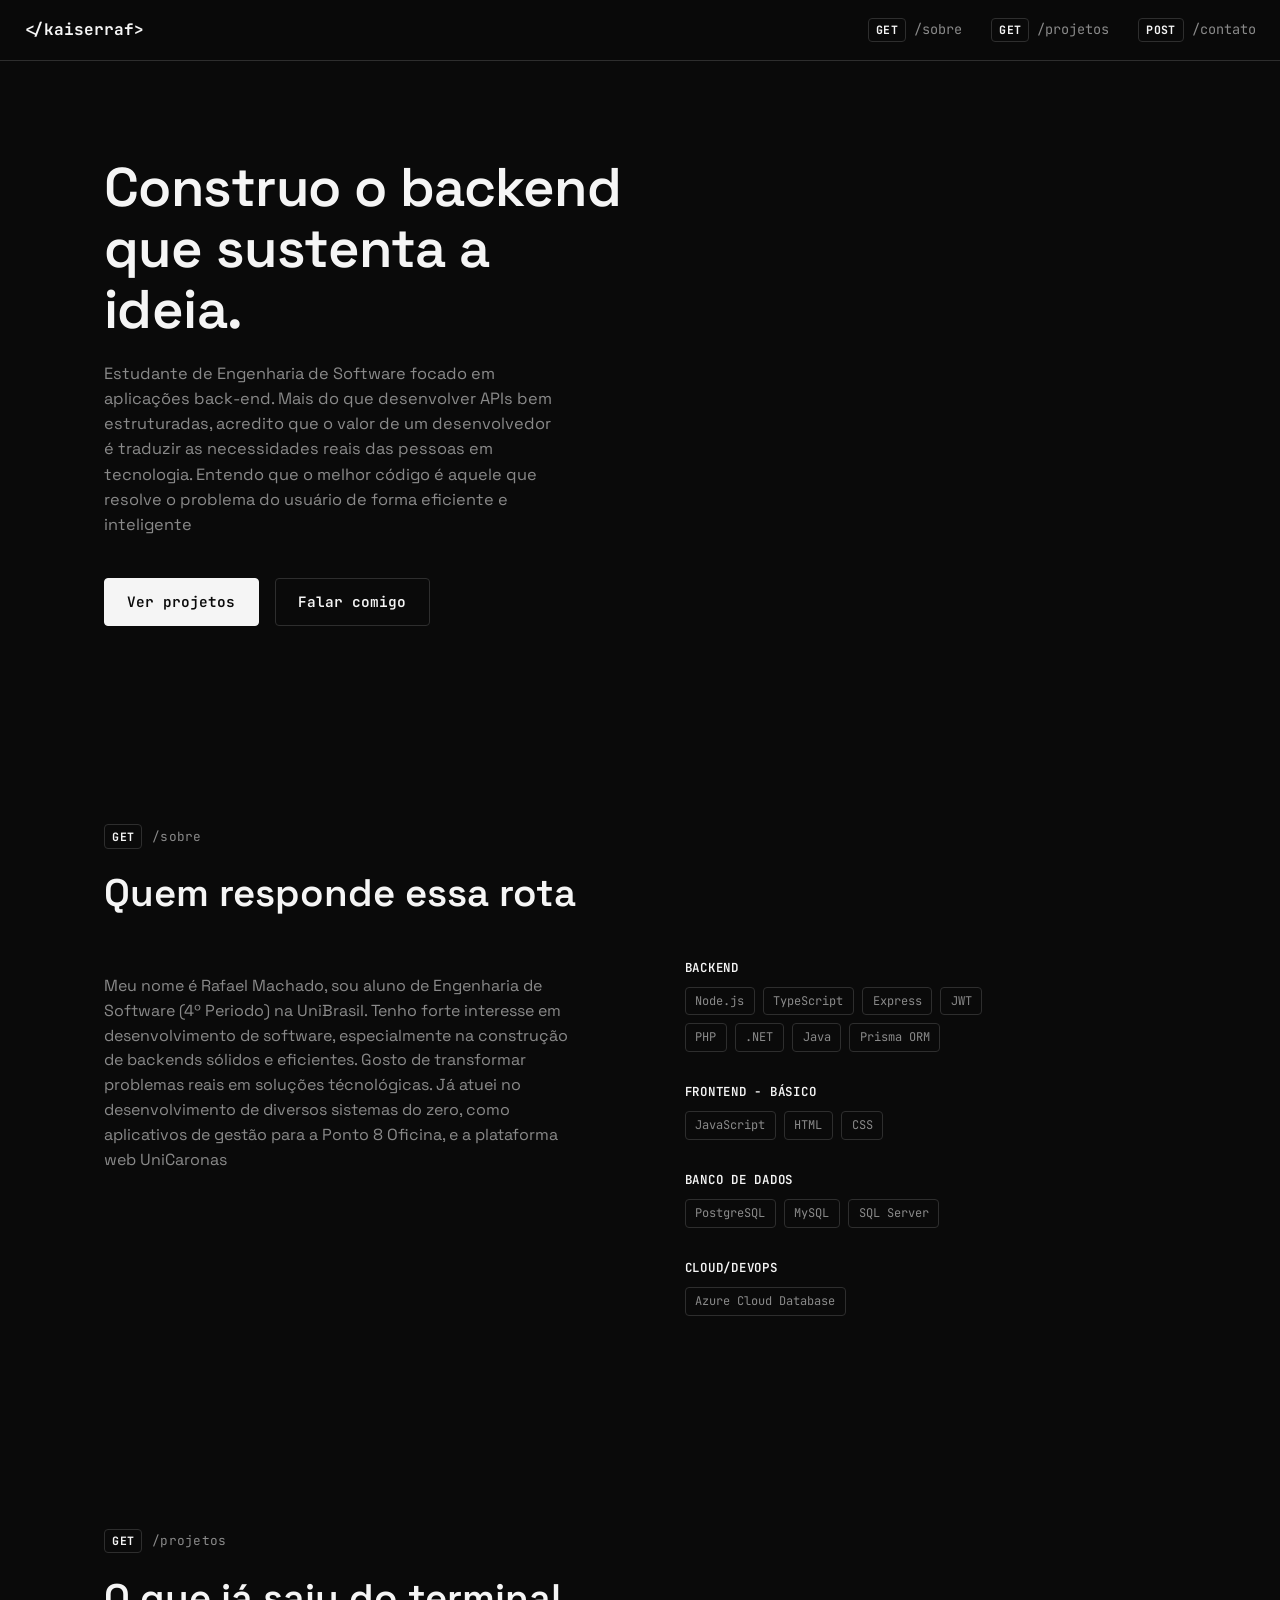
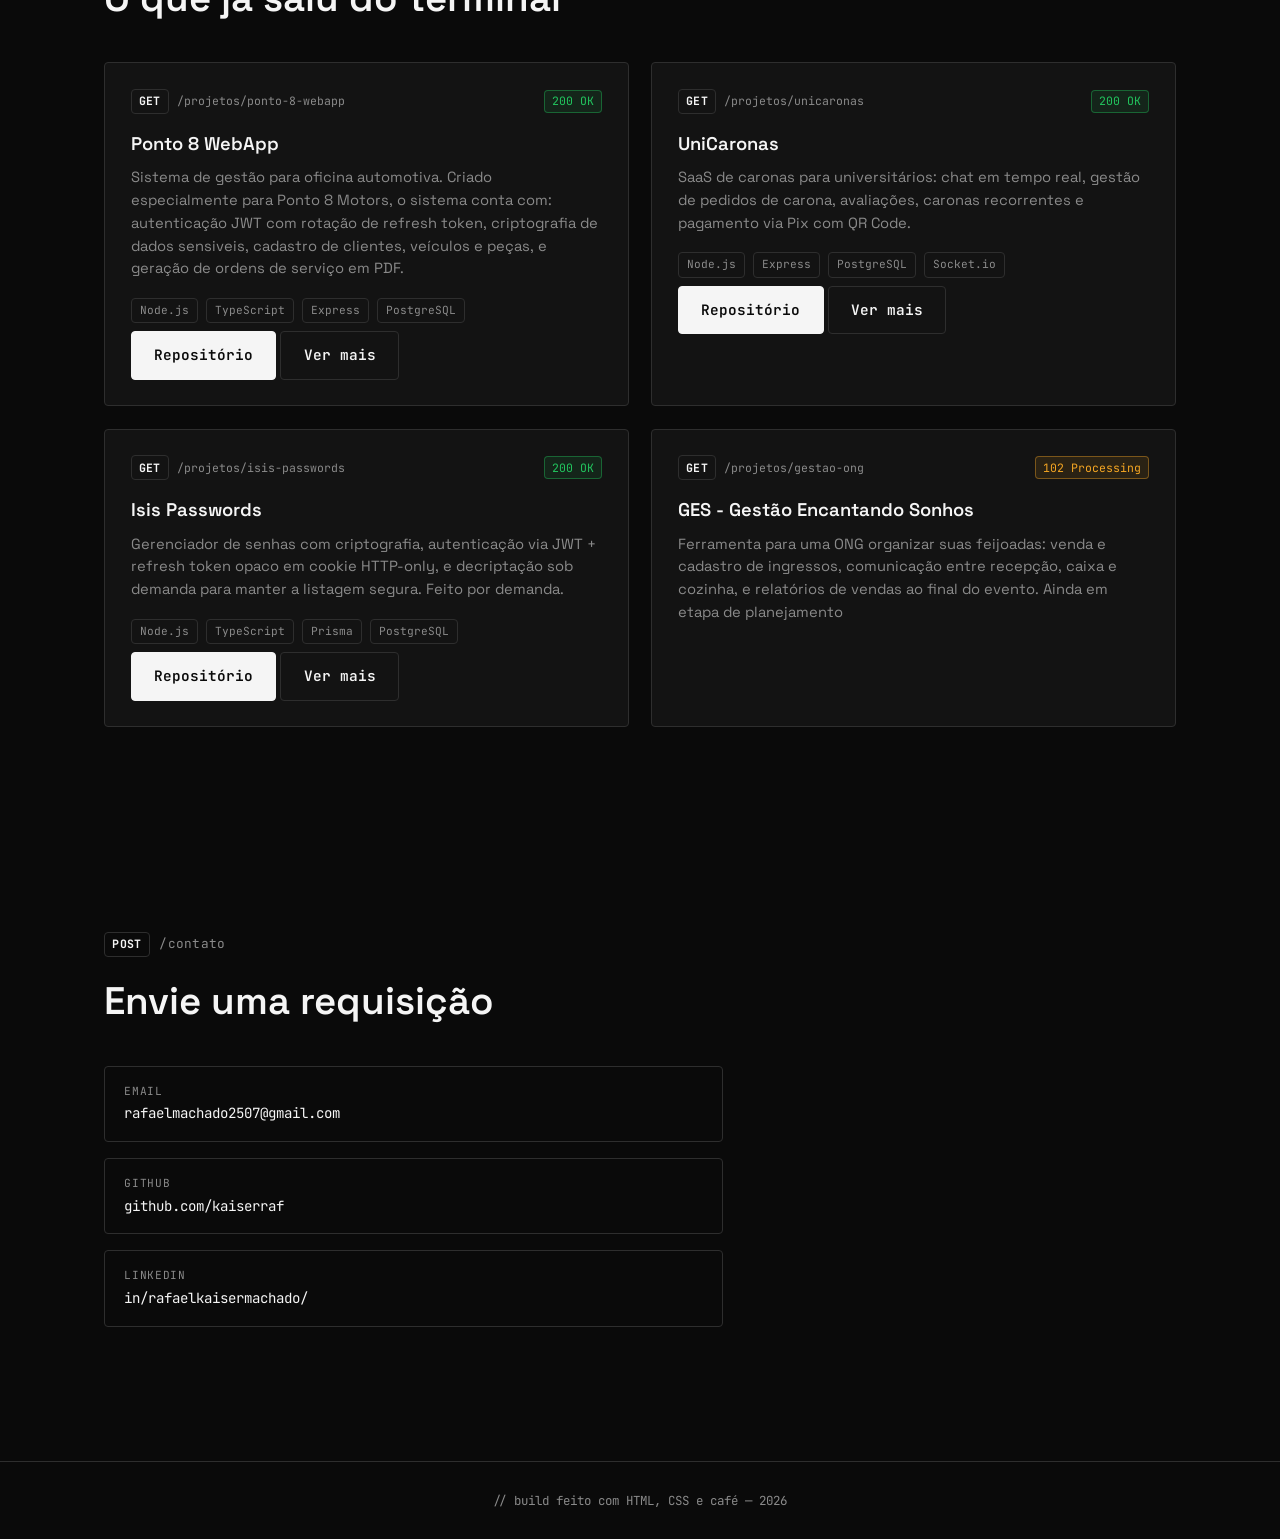
<file: index.html>
<!DOCTYPE html>
<html lang="pt-BR">
<head>
<meta charset="UTF-8">
<meta name="viewport" content="width=device-width, initial-scale=1.0">
<title>Kaiserraf Dev</title>
<link rel="preconnect" href="https://fonts.googleapis.com">
<link rel="preconnect" href="https://fonts.gstatic.com" crossorigin>
<link href="https://fonts.googleapis.com/css2?family=JetBrains+Mono:wght@400;500;600;700&family=Space+Grotesk:wght@400;500;600;700&display=swap" rel="stylesheet">
<link rel="stylesheet" href="assets/css/style.css">
<meta name="description" content="Portfólio de Rafael Machado — estudante de Engenharia de Software na UniBrasil, focado em backends com Node.js, TypeScript, Express e PostgreSQL.">

<!-- Open Graph (WhatsApp, LinkedIn, Facebook) -->
<meta property="og:type" content="website">
<meta property="og:title" content="Kaiserraf Dev — Rafael Machado">
<meta property="og:description" content="Estudante de Engenharia de Software focado em back-end. Confira projetos como Ponto 8 WebApp, UniCaronas e Isis Passwords.">
<meta property="og:url" content="https://kaiserraf.github.io/portifolio/">
<meta property="og:image" content="https://kaiserraf.github.io/portifolio/assets/img/icon.jpg">

<!-- Twitter/X card -->
<meta name="twitter:card" content="summary_large_image">
<meta name="twitter:title" content="Kaiserraf Dev — Rafael Machado">
<meta name="twitter:description" content="Estudante de Engenharia de Software focado em back-end. Confira projetos como Ponto 8 WebApp, UniCaronas e Isis Passwords.">
<meta name="twitter:image" content="https://kaiserraf.github.io/portifolio/assets/img/icon.jpg">

<link rel="icon" type="image/jpeg" href="assets/img/icon.jpg">
</head>
<body>

<header class="topbar">
  <a href="#top" class="brand">&lt;/kaiserraf&gt;</a>
  <nav class="routes">
    <a href="#sobre"><span class="verb verb-get">GET</span> /sobre</a>
    <a href="#projetos"><span class="verb verb-get">GET</span> /projetos</a>
    <a href="#contato"><span class="verb verb-post">POST</span> /contato</a>
  </nav>
  <button class="nav-toggle" id="navToggle" aria-label="Abrir menu" aria-expanded="false" aria-controls="routes">
    <span></span><span></span><span></span>
  </button>
</header>

<main id="top">

  <!-- HERO -->
  <section class="hero">
    <div class="hero-copy">

      <h1>Construo o backend<br>que sustenta a ideia.</h1>
      <p class="lede">
        Estudante de Engenharia de Software focado em aplicações back-end. Mais do que
        desenvolver APIs bem estruturadas, acredito que o valor de um desenvolvedor é traduzir
        as necessidades reais das pessoas em tecnologia. Entendo que o melhor código é aquele 
        que resolve o problema do usuário de forma eficiente e inteligente
      </p>
      <div class="hero-actions">
        <a href="#projetos" class="btn btn-primary">Ver projetos</a>
        <a href="#contato" class="btn btn-ghost">Falar comigo</a>
      </div>
    </div>
  </section>

  <!-- SOBRE -->
  <section id="sobre" class="section">
    <p class="eyebrow"><span class="verb verb-get">GET</span> /sobre</p>
    <h2>Quem responde essa rota</h2>
    <div class="about-grid">
      <p class="about-text">
        Meu nome é Rafael Machado, sou aluno de Engenharia de Software (4º Periodo) na UniBrasil.
        Tenho forte interesse em desenvolvimento de software, especialmente na construção de backends
        sólidos e eficientes. Gosto de transformar problemas reais em soluções técnológicas. Já atuei
        no desenvolvimento de diversos sistemas do zero, como aplicativos de gestão para a Ponto 8 Oficina,
        e a plataforma web UniCaronas
      </p>
      <div class="stack-groups">
        <div class="stack-group">
          <h3>Backend</h3>
          <ul class="tags">
            <li>Node.js</li><li>TypeScript</li><li>Express</li><li>JWT</li>
          </ul>
          <ul class="tags">
            <li>PHP</li><li>.NET</li><li>Java</li><li>Prisma ORM</li>
          </ul>
        </div>
        <div class="stack-group">
          <h3>Frontend - Básico</h3>
          <ul class="tags">
            <li>JavaScript</li><li>HTML</li><li>CSS</li>
          </ul>
        </div>
        <div class="stack-group">
          <h3>Banco de Dados</h3>
          <ul class="tags">
            <li>PostgreSQL</li><li>MySQL</li><li>SQL Server</li>
          </ul>
        </div>
        <div class="stack-group">
          <h3>Cloud/DevOps</h3>
          <ul class="tags">
            <li>Azure Cloud Database</li><!--<li>Azure VPS</li><li>MySQL</li><li>SQL Server</li>-->
          </ul>
        </div>
      </div>
    </div>
  </section>

  <!-- PROJETOS -->
  <section id="projetos" class="section">
    <p class="eyebrow"><span class="verb verb-get">GET</span> /projetos</p>
    <h2>O que já saiu do terminal</h2>

    <div class="project-grid">

      <article class="project-card">
        <div class="project-head">
          <span class="route"><span class="verb verb-get">GET</span> /projetos/ponto-8-webapp</span>
          <span class="status">200 OK</span>
        </div>
        <h3>Ponto 8 WebApp</h3>
        <p>
            Sistema de gestão para oficina automotiva. Criado especialmente para
            Ponto 8 Motors, o sistema conta com: autenticação JWT com rotação
            de refresh token, criptografia de dados sensiveis, cadastro de clientes,
            veículos e peças, e geração de ordens de serviço em PDF.
        </p>
        <ul class="tags small">
          <li>Node.js</li><li>TypeScript</li><li>Express</li><li>PostgreSQL</li>
        </ul>
        <a href="https://github.com/kaiserraf/ponto-8-webapp" class="btn btn-primary">Repositório</a>
        <a href="pages/ponto-8.html" class="btn btn-ghost">Ver mais</a>
      </article>

      <article class="project-card">
        <div class="project-head">
          <span class="route"><span class="verb verb-get">GET</span> /projetos/unicaronas</span>
          <span class="status">200 OK</span>
        </div>
        <h3>UniCaronas</h3>
        <p>SaaS de caronas para universitários: chat em tempo real, gestão de
          pedidos de carona, avaliações, caronas recorrentes e pagamento via Pix
          com QR Code.</p>
        <ul class="tags small">
          <li>Node.js</li><li>Express</li><li>PostgreSQL</li><li>Socket.io</li>
        </ul>
        <a href="https://github.com/arianearchanjo/unicaronas" class="btn btn-primary">Repositório</a>
        <a href="pages/unicaronas.html" class="btn btn-ghost">Ver mais</a>
      </article>

      <article class="project-card">
        <div class="project-head">
          <span class="route"><span class="verb verb-get">GET</span> /projetos/isis-passwords</span>
          <span class="status">200 OK</span>
        </div>
        <h3>Isis Passwords</h3>
        <p>Gerenciador de senhas com criptografia, autenticação via
          JWT + refresh token opaco em cookie HTTP-only, e decriptação sob
          demanda para manter a listagem segura. Feito por demanda.</p>
        <ul class="tags small">
          <li>Node.js</li><li>TypeScript</li><li>Prisma</li><li>PostgreSQL</li>
        </ul>
        <a href="https://github.com/kaiserraf/isis-passwords" class="btn btn-primary">Repositório</a>
        <a href="pages/isis-passwords.html" class="btn btn-ghost">Ver mais</a>
      </article>

      <article class="project-card">
        <div class="project-head">
          <span class="route"><span class="verb verb-get">GET</span> /projetos/gestao-ong</span>
          <span class="status-process">102 Processing</span>
        </div>
        <h3>GES - Gestão Encantando Sonhos</h3>
        <p>Ferramenta para uma ONG organizar suas feijoadas: venda e cadastro de
          ingressos, comunicação entre recepção, caixa e cozinha, e relatórios de
          vendas ao final do evento. Ainda em etapa de planejamento</p>
        <ul class="tags small">
          <!--<li>Node.js</li><li>PostgreSQL</li><li><a href="https://github.com/kaiserraf/isis-passwords">Ainda não disponivel</a></li>-->
        </ul>
      </article>
      

    </div>
  </section>

  <!-- CONTATO -->
  <section id="contato" class="section section-contact">
    <p class="eyebrow"><span class="verb verb-post">POST</span> /contato</p>
    <h2>Envie uma requisição</h2>

    <div class="contact-grid">

      <div class="contact-links">
        <a href="mailto:rafaelmachado2507@gmail.com" class="contact-link">
          <span class="link-label">email</span>
          <span class="link-value">rafaelmachado2507@gmail.com</span>
        </a>
        <a href="https://github.com/kaiserraf" class="contact-link" target="_blank" rel="noopener">
          <span class="link-label">github</span>
          <span class="link-value">github.com/kaiserraf</span>
        </a>
        <a href="https://www.linkedin.com/in/rafaelkaisermachado/" class="contact-link" target="_blank" rel="noopener">
          <span class="link-label">linkedin</span>
          <span class="link-value">in/rafaelkaisermachado/</span>
        </a>
      </div>
    </div>
  </section>

</main>

<footer class="footer">
  <p>// build feito com HTML, CSS e café — <span id="year"></span></p>
</footer>

<script src="assets/js/main.js" defer></script>

</body>
</html>
</file>
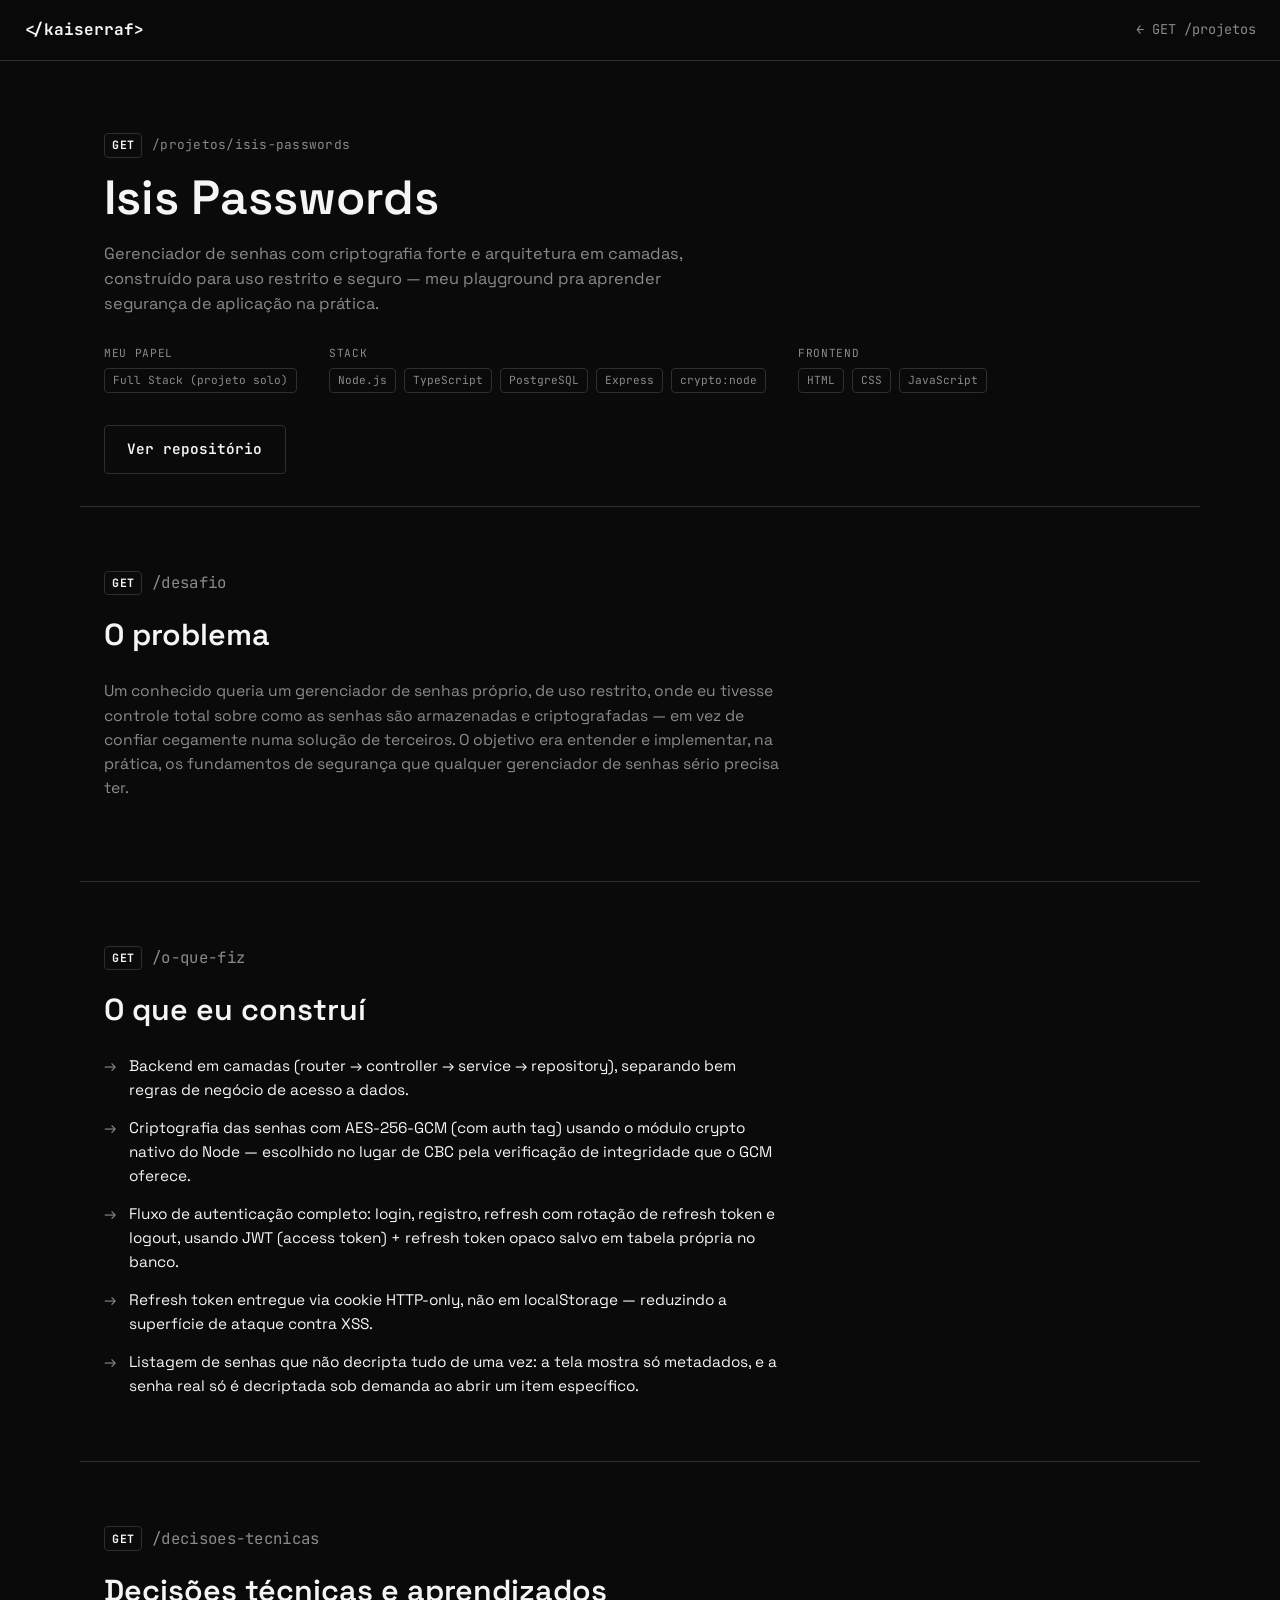
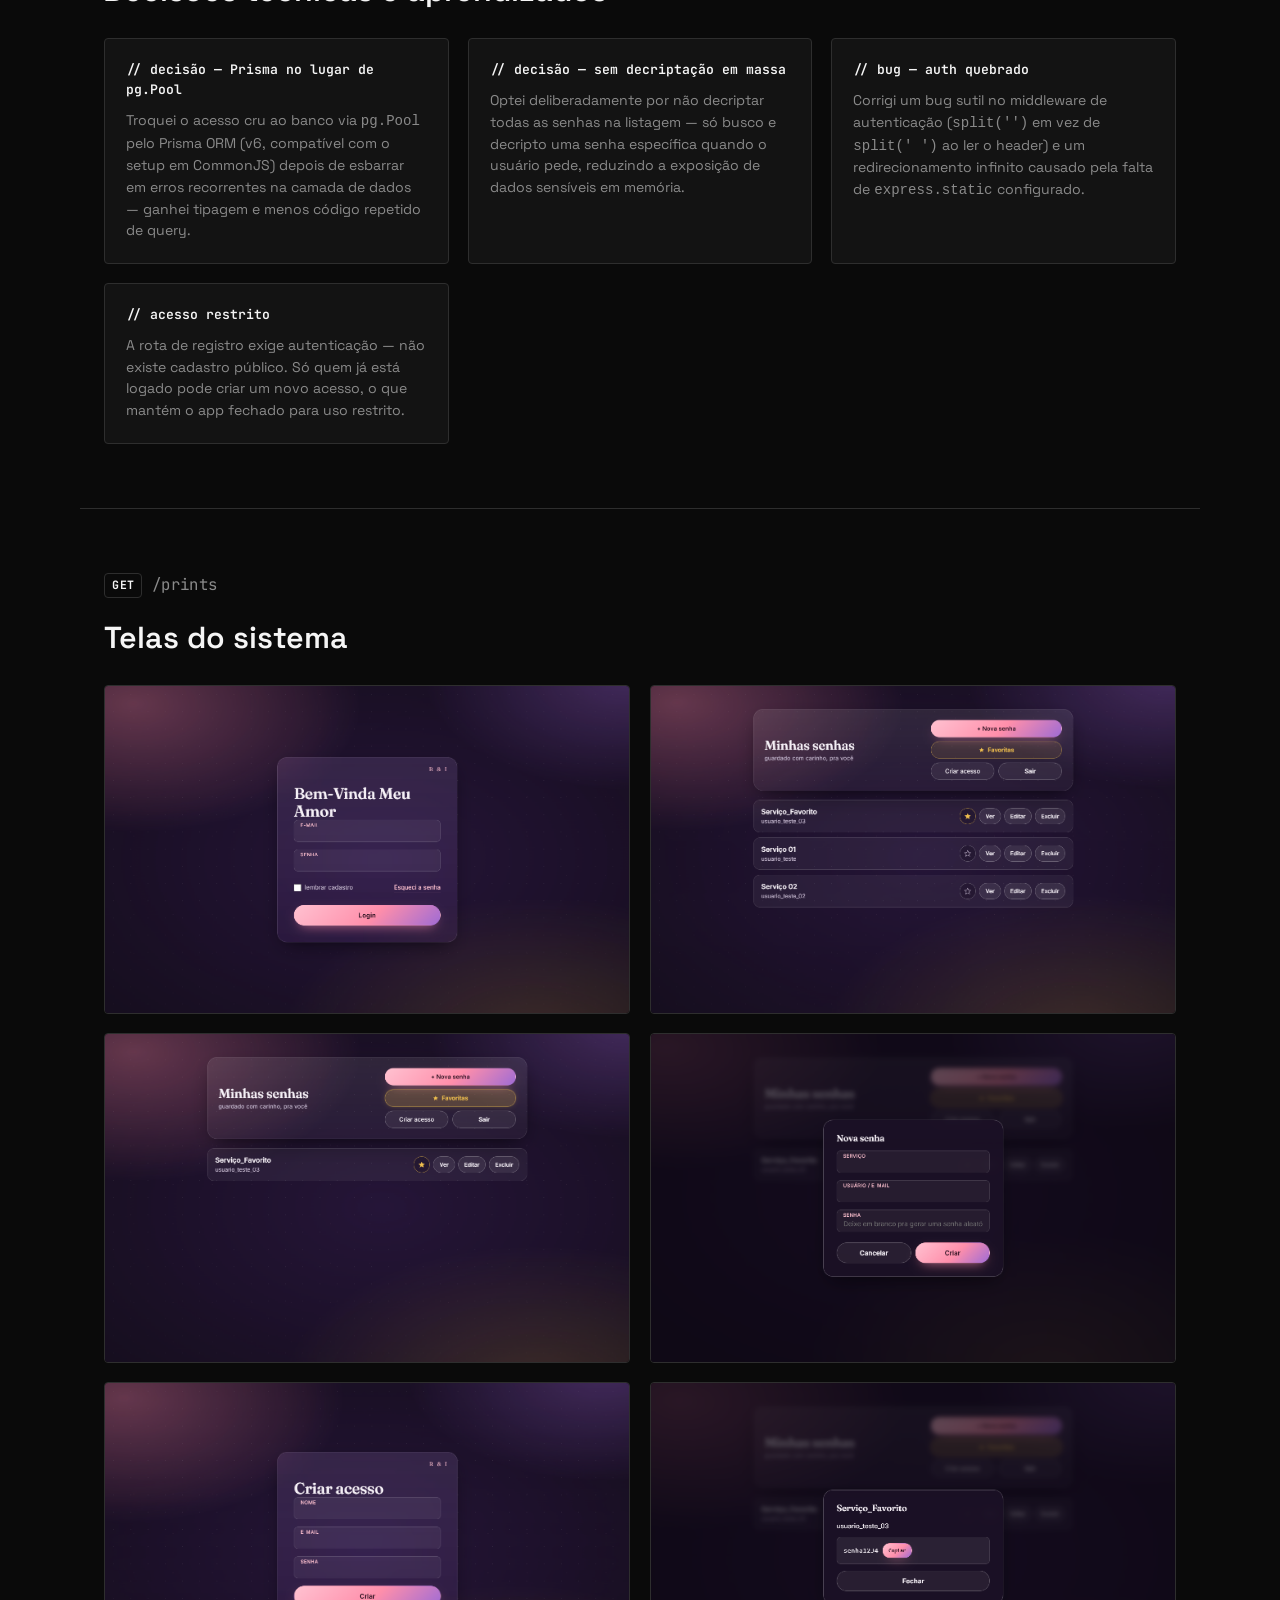
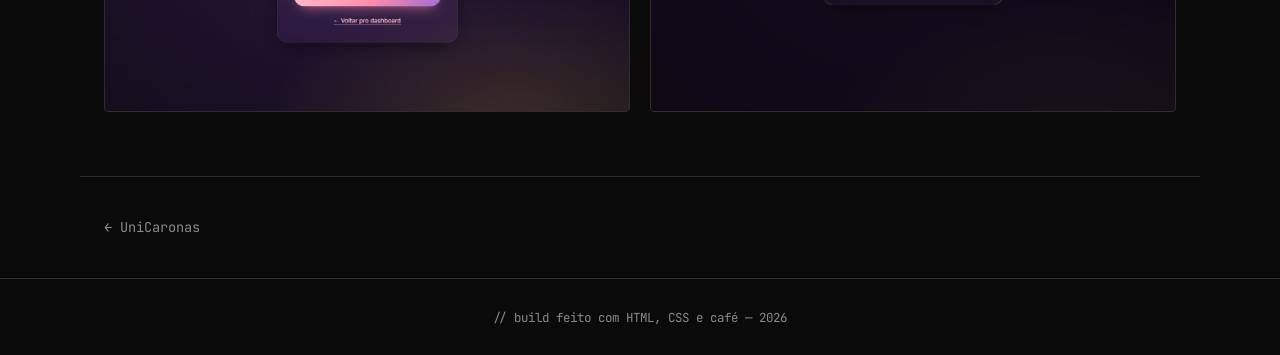
<file: pages/isis-passwords.html>
<!DOCTYPE html>
<html lang="pt-BR">
<head>
<meta charset="UTF-8">
<meta name="viewport" content="width=device-width, initial-scale=1.0">
<title>Isis Passwords — Case Study</title>
<meta name="description" content="Como construí o Isis Passwords: gerenciador de senhas com criptografia AES-256-GCM e arquitetura em camadas.">
<link rel="preconnect" href="https://fonts.googleapis.com">
<link rel="preconnect" href="https://fonts.gstatic.com" crossorigin>
<link href="https://fonts.googleapis.com/css2?family=Space+Grotesk:wght@400;500;600;700&family=JetBrains+Mono:wght@400;500;600;700&display=swap" rel="stylesheet">
<link rel="stylesheet" href="../assets/css/style.css">
<link rel="stylesheet" href="../assets/css/case-study.css">
<link rel="icon" type="image/jpeg" href="../assets/img/icon.jpg">
</head>
<body>

<header class="topbar">
  <a href="../index.html" class="brand">&lt;/kaiserraf&gt;</a>
  <nav class="routes">
    <a href="../index.html#projetos" class="breadcrumb">&larr; GET /projetos</a>
  </nav>
</header>

<main>

  <section class="case-hero">
    <p class="eyebrow"><span class="verb verb-get">GET</span> /projetos/isis-passwords</p>
    <h1>Isis Passwords</h1>
    <p class="lede">
      Gerenciador de senhas com criptografia forte e arquitetura em camadas,
      construído para uso restrito e seguro — meu playground pra aprender
      segurança de aplicação na prática.
    </p>

    <div class="case-meta">
      <div class="case-meta-item">
        <span>Meu papel</span>
        <ul class="tags small">
          <li>Full Stack (projeto solo)</li>
        </ul>
      </div>
      <div class="case-meta-item">
        <span>Stack</span>
        <ul class="tags small">
          <li>Node.js</li><li>TypeScript</li><li>PostgreSQL</li><li>Express</li><li>crypto:node</li>
        </ul>
      </div>
      <div class="case-meta-item">
        <span>Frontend</span>
        <ul class="tags small">
          <li>HTML</li><li>CSS</li><li>JavaScript</li>
        </ul>
      </div>
    </div>

    <div class="case-links">
      <a href="https://github.com/kaiserraf/isis-passwords" class="btn btn-ghost" target="_blank" rel="noopener">Ver repositório</a>
    </div>
  </section>

  <section class="case-section">
    <p class="eyebrow"><span class="verb verb-get">GET</span> /desafio</p>
    <h2>O problema</h2>
    <p>
      Um conhecido queria um gerenciador de senhas próprio, de uso restrito, onde eu tivesse
      controle total sobre como as senhas são armazenadas e criptografadas —
      em vez de confiar cegamente numa solução de terceiros. O objetivo era
      entender e implementar, na prática, os fundamentos de segurança que
      qualquer gerenciador de senhas sério precisa ter.
    </p>
  </section>

  <section class="case-section">
    <p class="eyebrow"><span class="verb verb-get">GET</span> /o-que-fiz</p>
    <h2>O que eu construí</h2>
    <ul class="case-list">
      <li>Backend em camadas (router → controller → service → repository), separando bem regras de negócio de acesso a dados.</li>
      <li>Criptografia das senhas com AES-256-GCM (com auth tag) usando o módulo crypto nativo do Node — escolhido no lugar de CBC pela verificação de integridade que o GCM oferece.</li>
      <li>Fluxo de autenticação completo: login, registro, refresh com rotação de refresh token e logout, usando JWT (access token) + refresh token opaco salvo em tabela própria no banco.</li>
      <li>Refresh token entregue via cookie HTTP-only, não em localStorage — reduzindo a superfície de ataque contra XSS.</li>
      <li>Listagem de senhas que não decripta tudo de uma vez: a tela mostra só metadados, e a senha real só é decriptada sob demanda ao abrir um item específico.</li>
    </ul>
  </section>

  <section class="case-section">
    <p class="eyebrow"><span class="verb verb-get">GET</span> /decisoes-tecnicas</p>
    <h2>Decisões técnicas e aprendizados</h2>
    <div class="case-cards">
      <div class="case-card">
        <h3>// decisão — Prisma no lugar de pg.Pool</h3>
        <p>Troquei o acesso cru ao banco via <code>pg.Pool</code> pelo Prisma ORM (v6, compatível com o setup em CommonJS) depois de esbarrar em erros recorrentes na camada de dados — ganhei tipagem e menos código repetido de query.</p>
      </div>
      <div class="case-card">
        <h3>// decisão — sem decriptação em massa</h3>
        <p>Optei deliberadamente por não decriptar todas as senhas na listagem — só busco e decripto uma senha específica quando o usuário pede, reduzindo a exposição de dados sensíveis em memória.</p>
      </div>
      <div class="case-card">
        <h3>// bug — auth quebrado</h3>
        <p>Corrigi um bug sutil no middleware de autenticação (<code>split('')</code> em vez de <code>split(' ')</code> ao ler o header) e um redirecionamento infinito causado pela falta de <code>express.static</code> configurado.</p>
      </div>
      <div class="case-card">
        <h3>// acesso restrito</h3>
        <p>A rota de registro exige autenticação — não existe cadastro público. Só quem já está logado pode criar um novo acesso, o que mantém o app fechado para uso restrito.</p>
      </div>
    </div>
  </section>

  <section class="case-section">
    <p class="eyebrow"><span class="verb verb-get">GET</span> /prints</p>
    <h2>Telas do sistema</h2>
    <div class="shot-grid">
      <div class="shot"><img src="../assets/img/isis-passwords/login.png" alt="Login"></div>
      <div class="shot"><img src="../assets/img/isis-passwords/dashboard.png" alt="Senhas"></div>
      <div class="shot"><img src="../assets/img/isis-passwords/favorito.png" alt="Favoritos"></div>
      <div class="shot"><img src="../assets/img/isis-passwords/nova-senha.png" alt="Nova Senha"></div>
      <div class="shot"><img src="../assets/img/isis-passwords/criar-acesso.png" alt="Criar Acesso"></div>
      <div class="shot"><img src="../assets/img/isis-passwords/ver-senha.png" alt="Ver Senha"></div>
    </div>
    <!--
      Quando tiver os prints, troque cada <div class="shot-placeholder">...</div> por:
      <div class="shot"><img src="../assets/img/isis-passwords/login.png" alt="Tela de login do Isis Passwords"></div>
    -->
  </section>

  <nav class="case-nav">
    <a href="unicaronas.html" class="link-arrow">&larr; UniCaronas</a>
  </nav>

</main>

<footer class="footer">
  <p>// build feito com HTML, CSS e café — <span id="year"></span></p>
</footer>

<script src="../assets/js/main.js" defer></script>

</body>
</html>
</file>
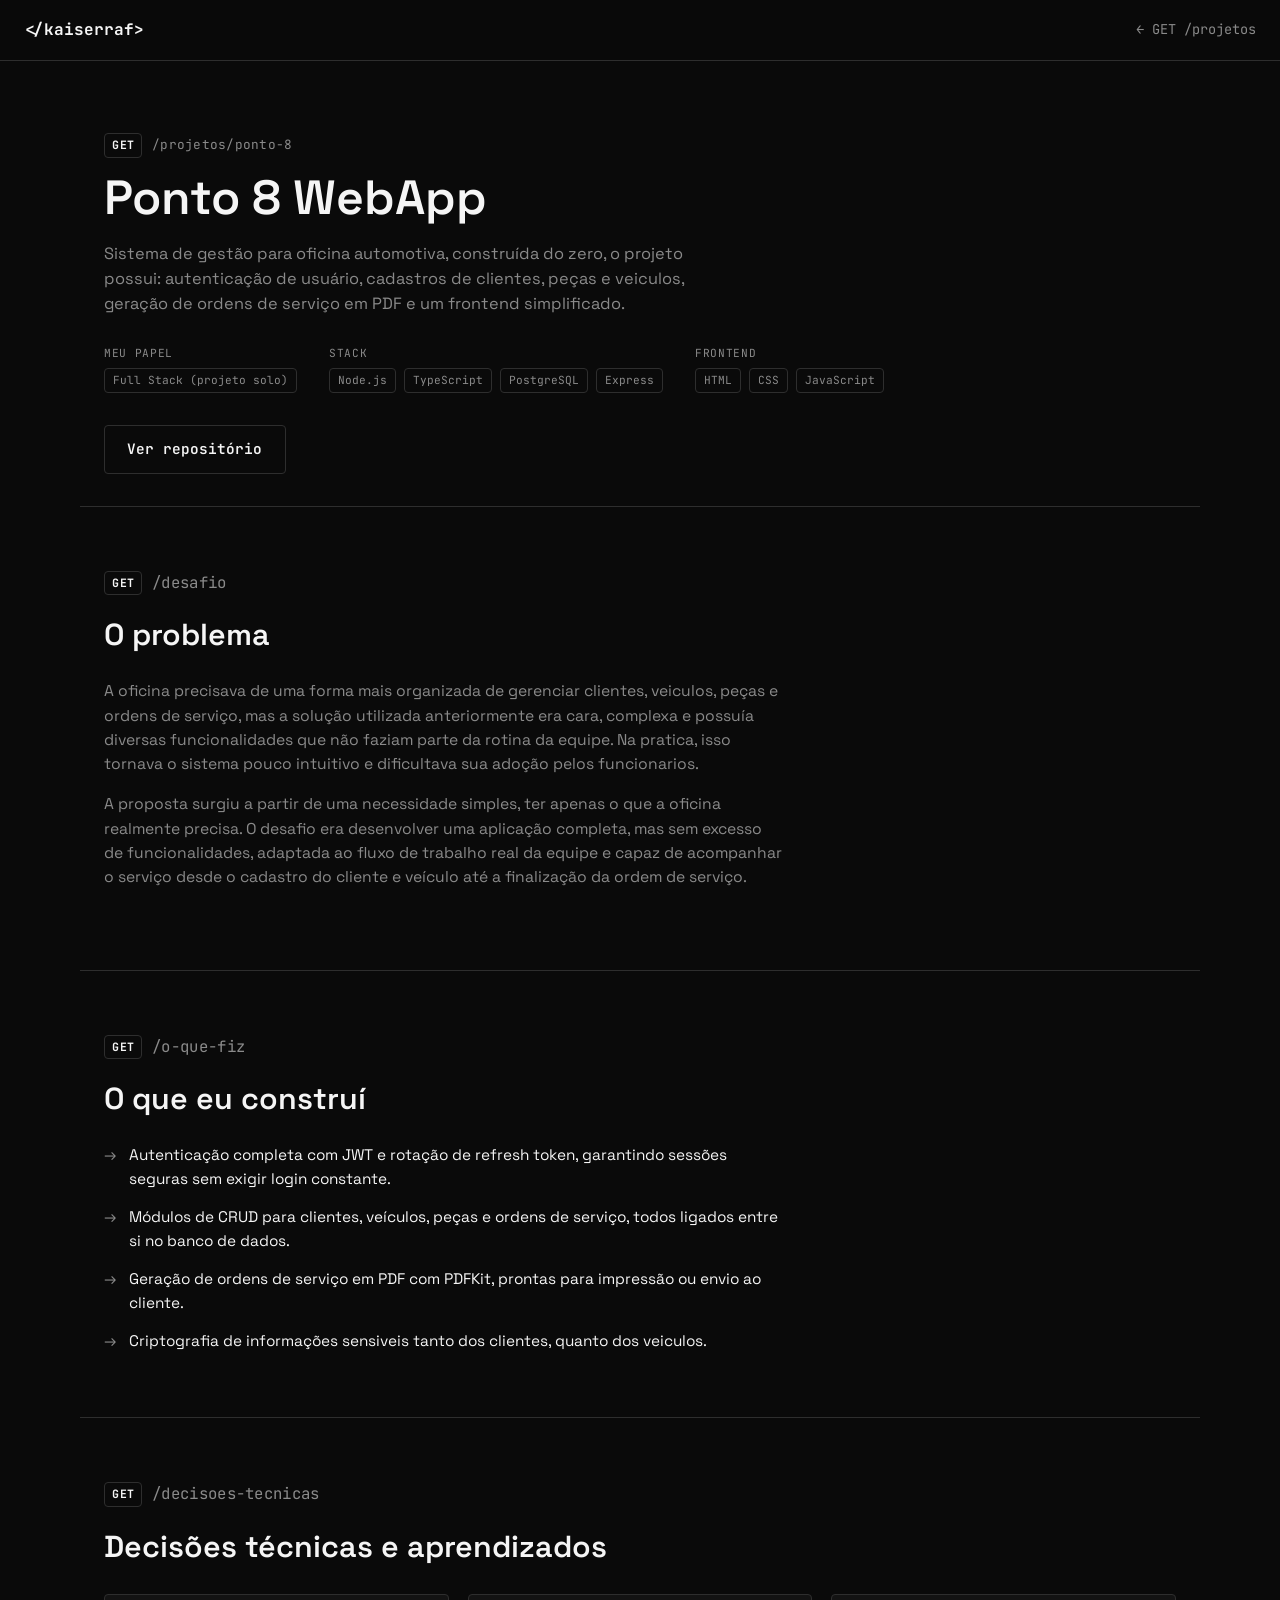
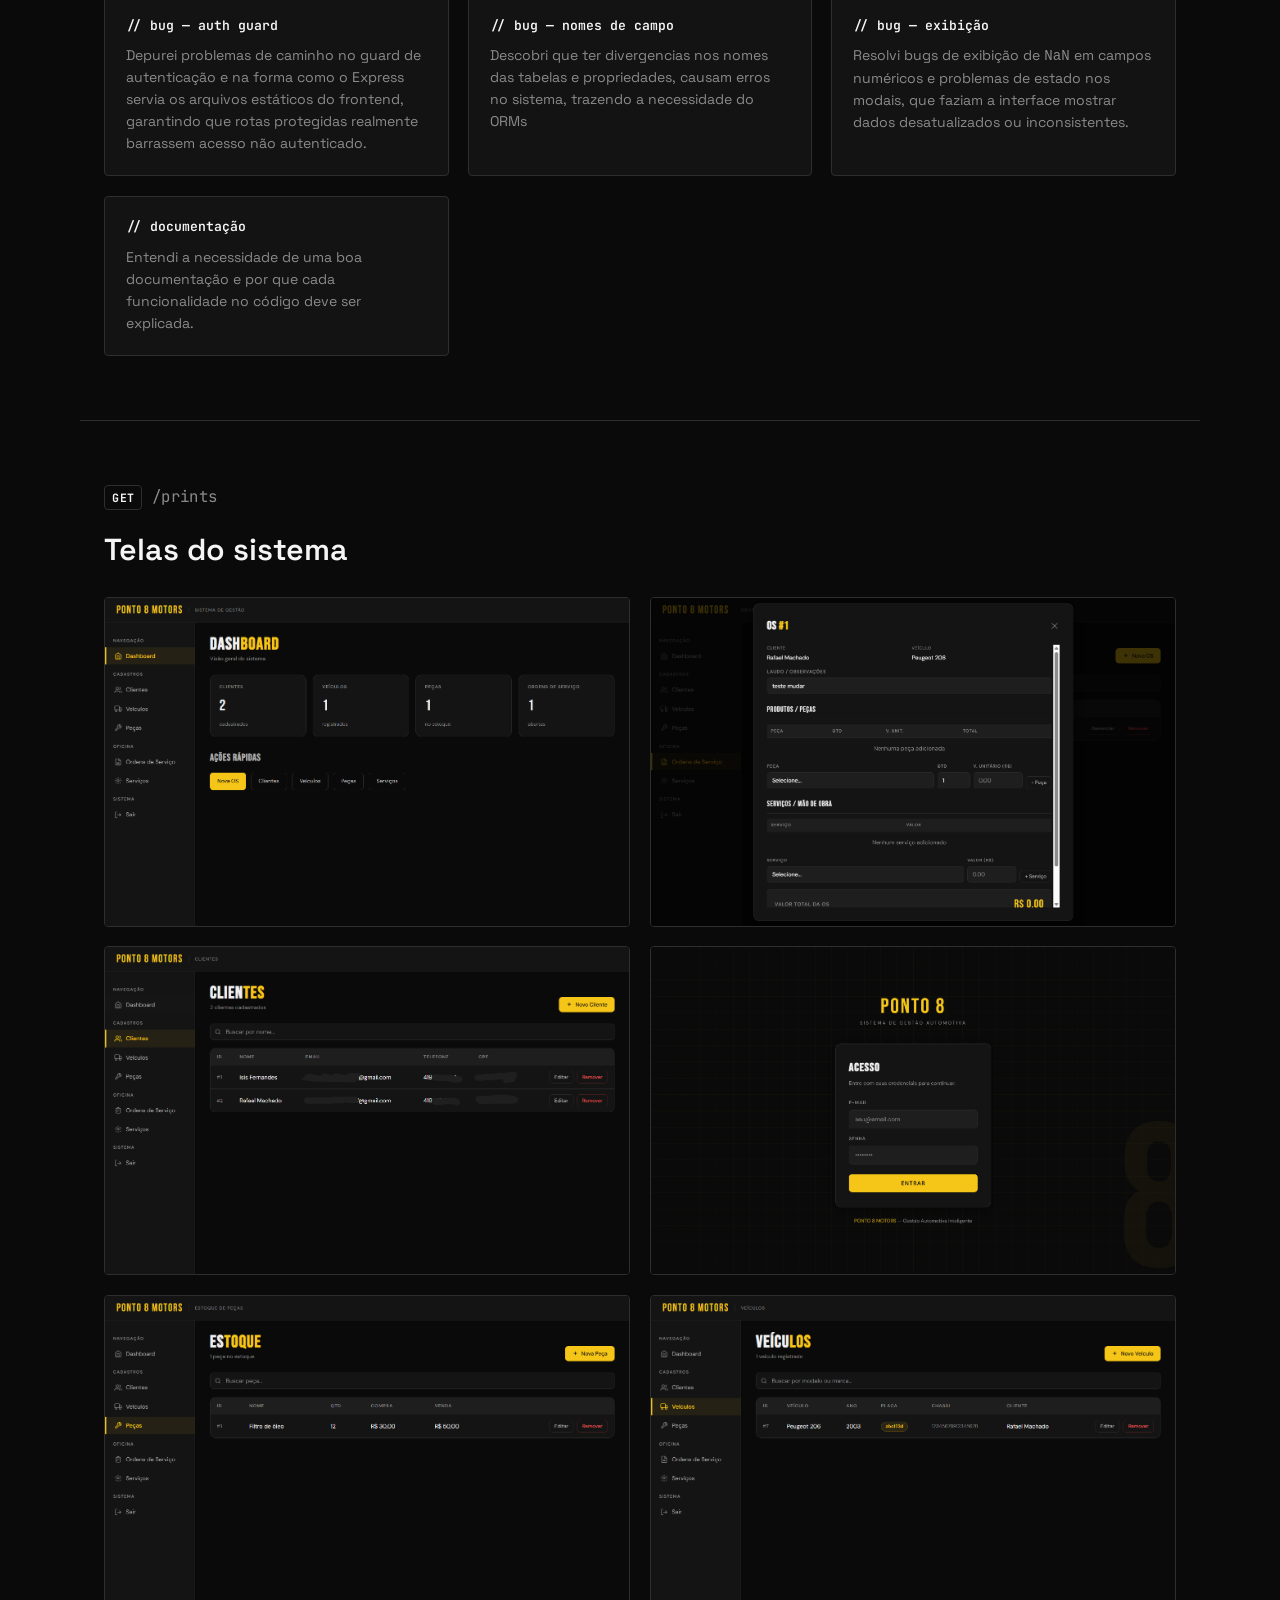
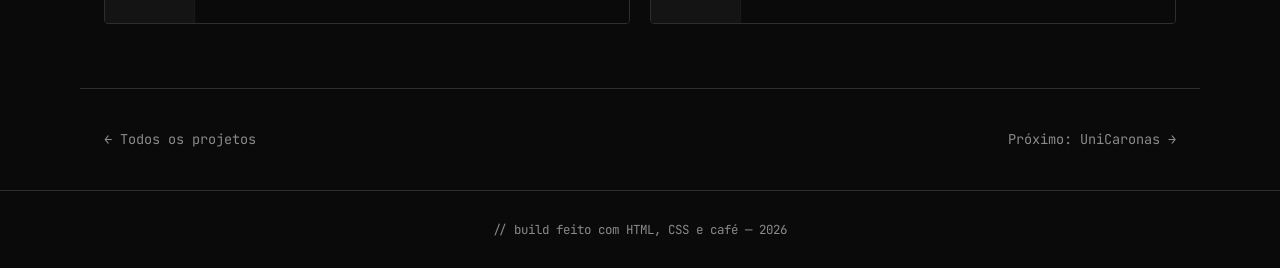
<file: pages/ponto-8.html>
<!DOCTYPE html>
<html lang="pt-BR">
<head>
<meta charset="UTF-8">
<meta name="viewport" content="width=device-width, initial-scale=1.0">
<title>Ponto 8 WebApp — Case Study</title>
<meta name="description" content="Como construí o Ponto 8 WebApp: sistema de gestão para oficina automotiva com Node.js, TypeScript, Express e PostgreSQL.">
<link rel="preconnect" href="https://fonts.googleapis.com">
<link rel="preconnect" href="https://fonts.gstatic.com" crossorigin>
<link href="https://fonts.googleapis.com/css2?family=Space+Grotesk:wght@400;500;600;700&family=JetBrains+Mono:wght@400;500;600;700&display=swap" rel="stylesheet">
<link rel="stylesheet" href="../assets/css/style.css">
<link rel="stylesheet" href="../assets/css/case-study.css">
<link rel="icon" type="image/jpeg" href="../assets/img/icon.jpg">
</head>
<body>

<header class="topbar">
  <a href="../index.html" class="brand">&lt;/kaiserraf&gt;</a>
  <nav class="routes">
    <a href="../index.html#projetos" class="breadcrumb">&larr; GET /projetos</a>
  </nav>
</header>

<main>

  <section class="case-hero">
    <p class="eyebrow"><span class="verb verb-get">GET</span> /projetos/ponto-8</p>
    <h1>Ponto 8 WebApp</h1>
    <p class="lede">
      Sistema de gestão para oficina automotiva, construída do zero, o projeto possui: autenticação de usuário, 
      cadastros de clientes, peças e veiculos, geração de ordens de serviço em PDF e um frontend simplificado.
    </p>

    <div class="case-meta">
      <div class="case-meta-item">
        <span>Meu papel</span>
        <ul class="tags small">
          <li>Full Stack (projeto solo)</li>
        </ul>
      </div>
      <div class="case-meta-item">
        <span>Stack</span>
        <ul class="tags small">
          <li>Node.js</li><li>TypeScript</li><li>PostgreSQL</li><li>Express</li>
        </ul>
      </div>
      <div class="case-meta-item">
        <span>Frontend</span>
        <ul class="tags small">
          <li>HTML</li><li>CSS</li><li>JavaScript</li>
        </ul>
      </div>
    </div>

    <div class="case-links">
      <a href="https://github.com/kaiserraf/ponto-8-webapp" class="btn btn-ghost">Ver repositório</a>
      <!--<a href="#" class="btn btn-ghost">Ver demo</a>-->
    </div>
  </section>

  <section class="case-section">
    <p class="eyebrow"><span class="verb verb-get">GET</span> /desafio</p>
    <h2>O problema</h2>
    <p>
      A oficina precisava de uma forma mais organizada de gerenciar clientes, veiculos, peças e ordens de serviço, 
      mas a solução utilizada anteriormente era cara, complexa e possuía diversas funcionalidades que não faziam parte 
      da rotina da equipe. Na pratica, isso tornava o sistema pouco intuitivo e dificultava sua adoção pelos funcionarios.
    </p>
    <p>
      A proposta surgiu a partir de uma necessidade simples, ter apenas o que a oficina realmente precisa. O desafio era 
      desenvolver uma aplicação completa, mas sem excesso de funcionalidades, adaptada ao fluxo de trabalho real da equipe
      e capaz de acompanhar o serviço desde o cadastro do cliente e veículo até a finalização da ordem de serviço.
    </p>
  </section>

  <section class="case-section">
    <p class="eyebrow"><span class="verb verb-get">GET</span> /o-que-fiz</p>
    <h2>O que eu construí</h2>
    <ul class="case-list">
      <li>Autenticação completa com JWT e rotação de refresh token, garantindo sessões seguras sem exigir login constante.</li>
      <li>Módulos de CRUD para clientes, veículos, peças e ordens de serviço, todos ligados entre si no banco de dados.</li>
      <li>Geração de ordens de serviço em PDF com PDFKit, prontas para impressão ou envio ao cliente.</li>
      <li>Criptografia de informações sensiveis tanto dos clientes, quanto dos veiculos.</li>
    </ul>
  </section>

  <section class="case-section">
    <p class="eyebrow"><span class="verb verb-get">GET</span> /decisoes-tecnicas</p>
    <h2>Decisões técnicas e aprendizados</h2>
    <div class="case-cards">
      <div class="case-card">
        <h3>// bug — auth guard</h3>
        <p>Depurei problemas de caminho no guard de autenticação e na forma como o Express servia os arquivos estáticos do frontend, garantindo que rotas protegidas realmente barrassem acesso não autenticado.</p>
      </div>
      <div class="case-card">
        <h3>// bug — nomes de campo</h3>
        <p>Descobri que ter divergencias nos nomes das tabelas e propriedades, causam erros no sistema, trazendo a necessidade do ORMs</p>
      </div>
      <div class="case-card">
        <h3>// bug — exibição </h3>
        <p>Resolvi bugs de exibição de <code>NaN</code> em campos numéricos e problemas de estado nos modais, que faziam a interface mostrar dados desatualizados ou inconsistentes.</p>
      </div>
      <div class="case-card">
        <h3>// documentação</h3>
        <p>Entendi a necessidade de uma boa documentação e por que cada funcionalidade no código deve ser explicada.</p>
      </div>
    </div>
  </section>

  <section class="case-section">
    <p class="eyebrow"><span class="verb verb-get">GET</span> /prints</p>
    <h2>Telas do sistema</h2>
    <div class="shot-grid">
      <div class="shot"><img src="../assets/img/ponto-8/dashboard-principal.png" alt="Dashboard do Ponto 8 WebApp"></div>
      <div class="shot"><img src="../assets/img/ponto-8/ordem-de-servico.png" alt="Ordem de Serviço"></div>
      <div class="shot"><img src="../assets/img/ponto-8/clientes.png" alt="Clientes"></div>
      <div class="shot"><img src="../assets/img/ponto-8/login.png" alt="Login"></div>
      <div class="shot"><img src="../assets/img/ponto-8/estoque.png" alt="Estoque"></div>
      <div class="shot"><img src="../assets/img/ponto-8/veiculos.png" alt="Veiculos"></div>
    </div>
    <!--
      Quando tiver os prints, troque cada <div class="shot-placeholder">...</div> por:
      <div class="shot"><img src="../assets/img/ponto-8/servico.png" alt="Serviços do Ponto 8 WebApp"></div>
    -->
  </section>

  <nav class="case-nav">
    <a href="../index.html#projetos" class="link-arrow">&larr; Todos os projetos</a>
    <a href="unicaronas.html" class="link-arrow">Próximo: UniCaronas &rarr;</a>
  </nav>

</main>

<footer class="footer">
  <p>// build feito com HTML, CSS e café — <span id="year"></span></p>
</footer>

<script src="../assets/js/main.js" defer></script>

</body>
</html>
</file>
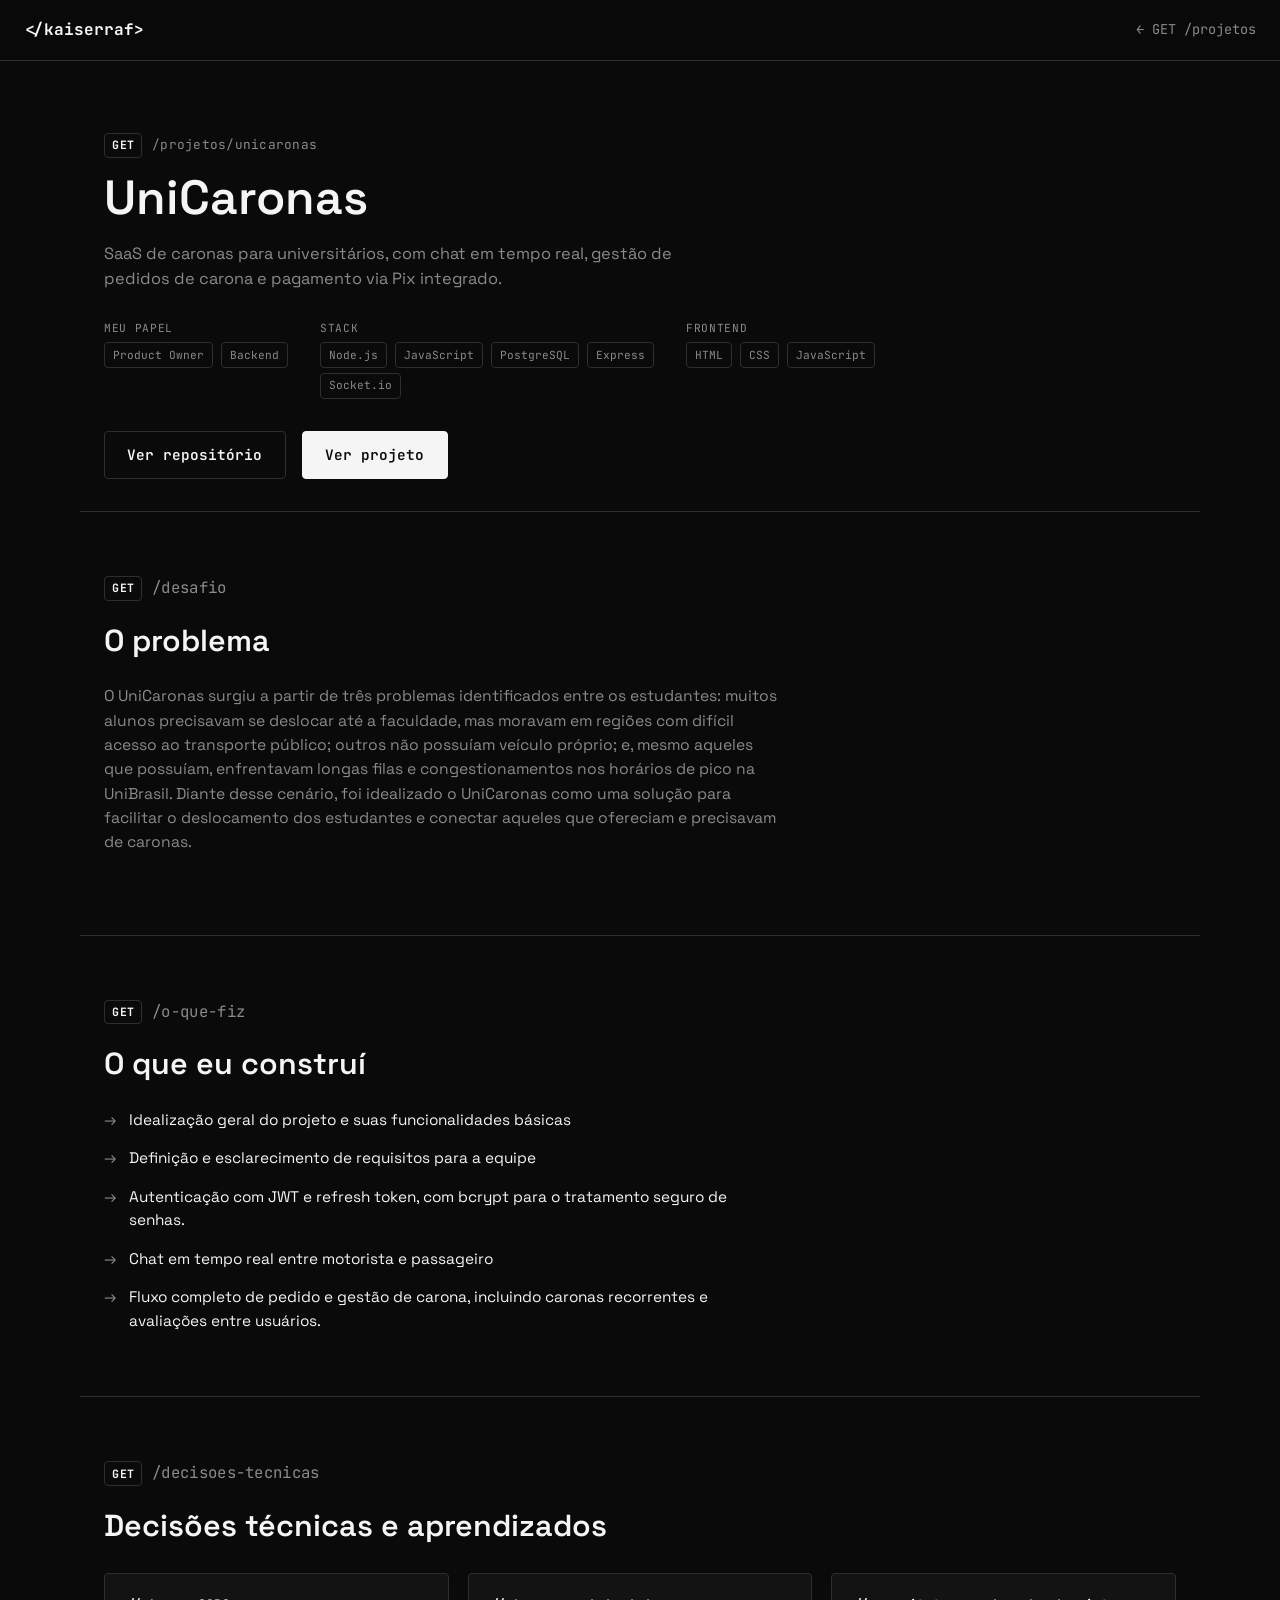
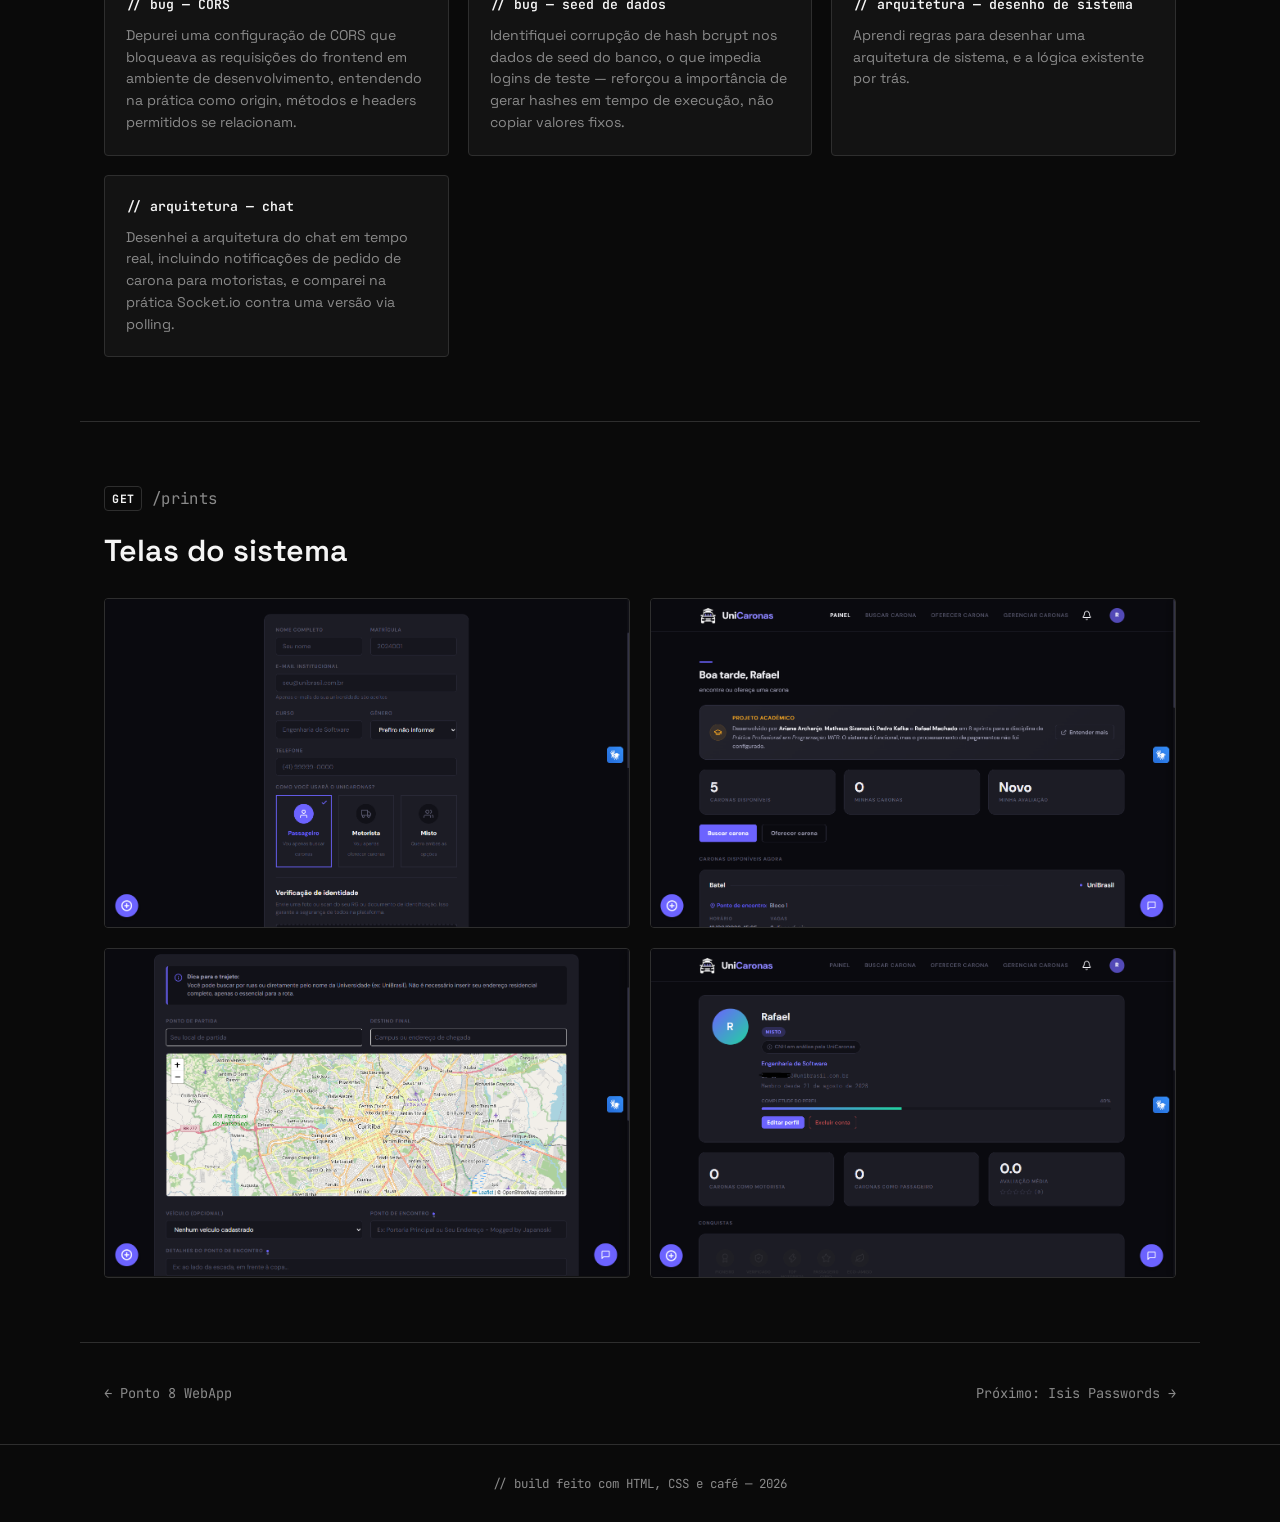
<file: pages/unicaronas.html>
<!DOCTYPE html>
<html lang="pt-BR">
<head>
<meta charset="UTF-8">
<meta name="viewport" content="width=device-width, initial-scale=1.0">
<title>UniCaronas — Case Study</title>
<meta name="description" content="Como construí o UniCaronas: SaaS de caronas para universitários com chat em tempo real e pagamento via Pix.">
<link rel="preconnect" href="https://fonts.googleapis.com">
<link rel="preconnect" href="https://fonts.gstatic.com" crossorigin>
<link href="https://fonts.googleapis.com/css2?family=Space+Grotesk:wght@400;500;600;700&family=JetBrains+Mono:wght@400;500;600;700&display=swap" rel="stylesheet">
<link rel="stylesheet" href="../assets/css/style.css">
<link rel="stylesheet" href="../assets/css/case-study.css">

<link rel="icon" type="image/jpeg" href="../assets/img/icon.jpg">
</head>
<body>

<header class="topbar">
  <a href="../index.html" class="brand">&lt;/kaiserraf&gt;</a>
  <nav class="routes">
    <a href="../index.html#projetos" class="breadcrumb">&larr; GET /projetos</a>
  </nav>
</header>

<main>

  <section class="case-hero">
    <p class="eyebrow"><span class="verb verb-get">GET</span> /projetos/unicaronas</p>
    <h1>UniCaronas</h1>
    <p class="lede">
      SaaS de caronas para universitários, com chat em tempo real, gestão de
      pedidos de carona e pagamento via Pix integrado.
    </p>

    <div class="case-meta">
      <div class="case-meta-item">
        <span>Meu papel</span>
        <ul class="tags small">
          <li>Product Owner</li>
          <li>Backend</li>
        </ul>
      </div>
      <div class="case-meta-item">
        <span>Stack</span>
        <ul class="tags small">
          <li>Node.js</li><li>JavaScript</li><li>PostgreSQL</li><li>Express</li>
        </ul>
        <ul class="tags small">
          <li>Socket.io</li>
        </ul>
      </div>
      <div class="case-meta-item">
        <span>Frontend</span>
        <ul class="tags small">
          <li>HTML</li><li>CSS</li><li>JavaScript</li>
        </ul>
      </div>
    </div>

    <div class="case-links">
      <a href="https://github.com/arianearchanjo/unicaronas" class="btn btn-ghost">Ver repositório</a>
      <a href="https://unicaronas-5qtg.vercel.app/index.html" class="btn btn-primary">Ver projeto</a>
    </div>
  </section>

  <section class="case-section">
    <p class="eyebrow"><span class="verb verb-get">GET</span> /desafio</p>
    <h2>O problema</h2>
    <p>
      O UniCaronas surgiu a partir de três problemas identificados entre os estudantes: 
      muitos alunos precisavam se deslocar até a faculdade, mas moravam em regiões com 
      difícil acesso ao transporte público; outros não possuíam veículo próprio; e, mesmo 
      aqueles que possuíam, enfrentavam longas filas e congestionamentos nos horários de pico 
      na UniBrasil. Diante desse cenário, foi idealizado o UniCaronas como uma solução para 
      facilitar o deslocamento dos estudantes e conectar aqueles que ofereciam e precisavam de caronas.
    </p>
  </section>

  <section class="case-section">
    <p class="eyebrow"><span class="verb verb-get">GET</span> /o-que-fiz</p>
    <h2>O que eu construí</h2>
    <ul class="case-list">
      <li>Idealização geral do projeto e suas funcionalidades básicas</li>
      <li>Definição e esclarecimento de requisitos para a equipe</li>
      <li>Autenticação com JWT e refresh token, com bcrypt para o tratamento seguro de senhas.</li>
      <li>Chat em tempo real entre motorista e passageiro</li>
      <li>Fluxo completo de pedido e gestão de carona, incluindo caronas recorrentes e avaliações entre usuários.</li>
    </ul>
  </section>

  <section class="case-section">
    <p class="eyebrow"><span class="verb verb-get">GET</span> /decisoes-tecnicas</p>
    <h2>Decisões técnicas e aprendizados</h2>
    <div class="case-cards">
      <div class="case-card">
        <h3>// bug — CORS</h3>
        <p>Depurei uma configuração de CORS que bloqueava as requisições do frontend em ambiente de desenvolvimento, entendendo na prática como origin, métodos e headers permitidos se relacionam.</p>
      </div>
      <div class="case-card">
        <h3>// bug — seed de dados</h3>
        <p>Identifiquei corrupção de hash bcrypt nos dados de seed do banco, o que impedia logins de teste — reforçou a importância de gerar hashes em tempo de execução, não copiar valores fixos.</p>
      </div>
      <div class="case-card">
        <h3>// arquitetura — desenho de sistema</h3>
        <p>Aprendi regras para desenhar uma arquitetura de sistema, e a lógica existente por trás.</p>
      </div>
      <div class="case-card">
        <h3>// arquitetura — chat</h3>
        <p>Desenhei a arquitetura do chat em tempo real, incluindo notificações de pedido de carona para motoristas, e comparei na prática Socket.io contra uma versão via polling.</p>
      </div>
    </div>
  </section>

  <section class="case-section">
    <p class="eyebrow"><span class="verb verb-get">GET</span> /prints</p>
    <h2>Telas do sistema</h2>
    <div class="shot-grid">
      <div class="shot"><img src="../assets/img/unicaronas/cadastro-usuario.png" alt="Cadastro"></div>
      <div class="shot"><img src="../assets/img/unicaronas/dashboard.png" alt="dashboard"></div>
      <div class="shot"><img src="../assets/img/unicaronas/nova-carona.png" alt="nova carona"></div>
      <div class="shot"><img src="../assets/img/unicaronas/perfil.png" alt="perfil"></div>
    </div>
    <!--
      Quando tiver os prints, troque cada <div class="shot-placeholder">...</div> por:
      <div class="shot"><img src="../assets/img/unicaronas/home.png" alt="Tela inicial do UniCaronas"></div>
    -->
  </section>

  <nav class="case-nav">
    <a href="ponto-8.html" class="link-arrow">&larr; Ponto 8 WebApp</a>
    <a href="isis-passwords.html" class="link-arrow">Próximo: Isis Passwords &rarr;</a>
  </nav>

</main>

<footer class="footer">
  <p>// build feito com HTML, CSS e café — <span id="year"></span></p>
</footer>

<script src="../assets/js/main.js" defer></script>

</body>
</html>
</file>
<file: assets/css/style.css>
/* ============================================
   TOKENS — mesma estrutura do projeto 1,
   paleta reduzida a preto / branco / cinzas
   ============================================ */
:root {
  --ink: #0a0a0a;
  --ink-soft: #131313;
  --slate: #1c1c1c;
  --slate-line: #2e2e2e;
  --white: #f5f5f5;
  --mist: #8a8a8a;
  --accent: #f5f5f5;
  --ok: #b8b8b8;
  --success: #22c55e;
  --processing: #f5a623;

  --font-display: 'Space Grotesk', sans-serif;
  --font-mono: 'JetBrains Mono', monospace;

  --radius: 4px;
  --max-width: 1120px;
  --section-pad: clamp(4rem, 8vw, 7rem);
}

* { box-sizing: border-box; }

html { scroll-behavior: smooth; }

@media (prefers-reduced-motion: reduce) {
  html { scroll-behavior: auto; }
  * { animation-duration: 0.01ms !important; animation-iteration-count: 1 !important; transition-duration: 0.01ms !important; }
}

body {
  margin: 0;
  background: var(--ink);
  color: var(--white);
  font-family: var(--font-display);
  line-height: 1.55;
  -webkit-font-smoothing: antialiased;
}

h1, h2, h3 { font-family: var(--font-display); font-weight: 600; margin: 0; }

a { color: inherit; text-decoration: none; }

ul { list-style: none; margin: 0; padding: 0; }

section, header, footer, main { position: relative; }

::selection { background: var(--white); color: var(--ink); }

:focus-visible {
  outline: 2px solid var(--white);
  outline-offset: 3px;
}

/* ============================================
   UTILITIES
   ============================================ */
.eyebrow {
  font-family: var(--font-mono);
  font-size: 0.8rem;
  color: var(--mist);
  letter-spacing: 0.02em;
  margin: 0 0 0.9rem;
  display: flex;
  align-items: center;
  gap: 0.6rem;
  flex-wrap: wrap;
}

.verb {
  font-family: var(--font-mono);
  font-weight: 700;
  font-size: 0.72rem;
  padding: 0.15rem 0.45rem;
  border-radius: var(--radius);
  letter-spacing: 0.03em;
  border: 1px solid var(--slate-line);
  color: var(--mist);
}
.verb-get { color: var(--white); }
.verb-post { color: var(--white); }

.status {
  font-family: var(--font-mono);
  font-size: 0.72rem;
  color: var(--success);
  background: rgba(34, 197, 94, 0.1);
  border: 1px solid rgba(34, 197, 94, 0.4); /*cor sugerida pela IA*/
  border-radius: var(--radius);
  padding: 0.1rem 0.45rem;
}

.status-process {
  font-family: var(--font-mono);
  font-size: 0.72rem;
  color: var(--processing);
  background: rgba(245, 166, 35, 0.1);
  border: 1px solid rgba(245, 166, 35, 0.4); /*cor sugerida pela IA*/
  border-radius: var(--radius);
  padding: 0.1rem 0.45rem;
}

.section {
  max-width: var(--max-width);
  margin: 0 auto;
  padding: var(--section-pad) 1.5rem;
}

.section h2 {
  font-size: clamp(1.7rem, 3.2vw, 2.4rem);
  margin-bottom: 2.2rem;
  max-width: 26ch;
}

.reveal { opacity: 0; transform: translateY(18px); transition: opacity 0.6s ease, transform 0.6s ease; }
.reveal.in-view { opacity: 1; transform: translateY(0); }

.btn {
  display: inline-flex;
  align-items: center;
  gap: 0.5rem;
  font-family: var(--font-mono);
  font-size: 0.9rem;
  font-weight: 600;
  padding: 0.75rem 1.4rem;
  border-radius: var(--radius);
  border: 1px solid var(--slate-line);
  cursor: pointer;
  transition: transform 0.15s ease, background 0.15s ease, border-color 0.15s ease;
}
.btn:hover { transform: translateY(-2px); }

.btn-primary { background: var(--white); color: var(--ink); border-color: var(--white); margin-top: 0.5rem;}
.btn-primary:hover { background: var(--mist); border-color: var(--mist);}

.btn-ghost { border-color: var(--slate-line); color: var(--white); margin-top: 0.5rem;}
.btn-ghost:hover { border-color: var(--white); }

.tags {
  display: flex;
  flex-wrap: wrap;
  gap: 0.5rem;
}
.tags li {
  font-family: var(--font-mono);
  font-size: 0.75rem;
  color: var(--mist);
  border: 1px solid var(--slate-line);
  border-radius: var(--radius);
  padding: 0.25rem 0.6rem;
}
.tags.small li { font-size: 0.7rem; padding: 0.2rem 0.5rem; }


/* ============================================
   TOPBAR
   ============================================ */
.topbar {
  position: sticky;
  top: 0;
  z-index: 50;
  display: flex;
  align-items: center;
  justify-content: space-between;
  padding: 1.1rem 1.5rem;
  background: rgba(10, 10, 10, 0.85);
  backdrop-filter: blur(10px);
  border-bottom: 1px solid var(--slate-line);
}

.brand {
  font-family: var(--font-mono);
  font-weight: 700;
  font-size: 1rem;
  color: var(--white);
}

.routes {
  display: flex;
  gap: 1.8rem;
}
.routes a {
  font-family: var(--font-mono);
  font-size: 0.85rem;
  color: var(--mist);
  display: flex;
  align-items: center;
  gap: 0.5rem;
  transition: color 0.15s ease;
}
.routes a:hover { color: var(--white); }

.nav-toggle {
  display: none;
  flex-direction: column;
  justify-content: center;
  gap: 5px;
  width: 34px;
  height: 34px;
  background: none;
  border: none;
  cursor: pointer;
  padding: 0;
}
.nav-toggle span {
  display: block;
  height: 2px;
  background: var(--white);
  border-radius: 2px;
}

/* ============================================
   HERO
   ============================================ */
.hero {
  max-width: var(--max-width);
  margin: 0 auto;
  padding: clamp(3rem, 10vw, 6rem) 1.5rem;
  display: grid;
  grid-template-columns: 1.1fr 1fr;
  gap: 3rem;
  align-items: center;
}

.hero-copy h1 {
  font-size: clamp(2.2rem, 5vw, 3.4rem);
  line-height: 1.12;
  margin: 0 0 1.3rem;
  letter-spacing: -0.01em;
}

.hero-copy .lede {
  color: var(--mist);
  font-size: 1.02rem;
  max-width: 46ch;
  margin: 0 0 2rem;
}

.hero-actions {
  display: flex;
  gap: 1rem;
  flex-wrap: wrap;
}

.terminal-window {
  background: var(--ink-soft);
  border: 1px solid var(--slate-line);
  border-radius: var(--radius);
  overflow: hidden;
}

.terminal-bar {
  display: flex;
  align-items: center;
  gap: 0.4rem;
  padding: 0.7rem 0.9rem;
  background: var(--slate);
  border-bottom: 1px solid var(--slate-line);
}
.dot { width: 9px; height: 9px; border-radius: 50%; background: var(--slate-line); }
.dot-r, .dot-y, .dot-g { background: var(--slate-line); }
.terminal-title {
  margin-left: 0.6rem;
  font-family: var(--font-mono);
  font-size: 0.72rem;
  color: var(--mist);
}

.terminal-body {
  padding: 1.3rem 1.2rem;
  min-height: 220px;
}
.terminal-body pre {
  margin: 0;
  font-family: var(--font-mono);
  font-size: 0.85rem;
  color: var(--white);
  white-space: pre-wrap;
  word-break: break-word;
  display: inline;
}
.cursor {
  font-family: var(--font-mono);
  color: var(--white);
}
@keyframes blink {
  0%, 50% { opacity: 1; }
  51%, 100% { opacity: 0; }
}

/* ============================================
   SOBRE
   ============================================ */
.about-grid {
  display: grid;
  grid-template-columns: 1.1fr 1fr;
  gap: 2.5rem;
  align-items: start;
}

.about-text {
  color: var(--mist);
  font-size: 1rem;
  max-width: 48ch;
}

.stack-groups {
  display: flex;
  flex-direction: column;
  gap: 1.4rem;
}

.stack-group h3 {
  font-family: var(--font-mono);
  font-size: 0.78rem;
  color: var(--white);
  text-transform: uppercase;
  letter-spacing: 0.06em;
  margin-bottom: 0.6rem;
}

.stack-group ul {
  margin: 0.5rem 0;
}

/* ============================================
   PROJETOS
   ============================================ */
.project-grid {
  display: grid;
  grid-template-columns: repeat(2, 1fr);
  gap: 1.4rem;
}

.project-card {
  background: var(--ink-soft);
  border: 1px solid var(--slate-line);
  border-radius: var(--radius);
  padding: 1.6rem;
  transition: border-color 0.2s ease, transform 0.2s ease;
}
.project-card:hover {
  border-color: var(--white);
  transform: translateY(-3px);
}

.project-head {
  display: flex;
  align-items: center;
  justify-content: space-between;
  margin-bottom: 1rem;
  flex-wrap: wrap;
  gap: 0.5rem;
}
.route {
  font-family: var(--font-mono);
  font-size: 0.72rem;
  color: var(--mist);
  display: flex;
  align-items: center;
  gap: 0.5rem;
}

.project-card h3 {
  font-size: 1.15rem;
  margin-bottom: 0.5rem;
}
.project-card p {
  color: var(--mist);
  font-size: 0.92rem;
  margin: 0 0 1.1rem;
}

/* ============================================
   CONTATO
   ============================================ */
.section-contact { padding-bottom: calc(var(--section-pad) + 2rem); }

.contact-grid {
  display: grid;
  grid-template-columns: 1.2fr 0.8fr;
  gap: 2.5rem;
  margin-top: 2rem;
}

.contact-form {
  display: flex;
  flex-direction: column;
  gap: 0.4rem;
}
.contact-form label {
  font-family: var(--font-mono);
  font-size: 0.75rem;
  color: var(--mist);
  margin-top: 0.9rem;
}
.contact-form input,
.contact-form textarea {
  background: var(--ink-soft);
  border: 1px solid var(--slate-line);
  border-radius: var(--radius);
  color: var(--white);
  font-family: var(--font-mono);
  font-size: 0.9rem;
  padding: 0.75rem 0.9rem;
  resize: vertical;
}
.contact-form input:focus,
.contact-form textarea:focus {
  border-color: var(--white);
}
.contact-form button {
  margin-top: 1.3rem;
  align-self: flex-start;
}
.form-response {
  font-family: var(--font-mono);
  font-size: 0.8rem;
  color: var(--mist);
  min-height: 1.2em;
  opacity: 0;
  transition: opacity 0.3s ease;
}
.form-response.show { opacity: 1; color: var(--white); }

.contact-links {
  display: flex;
  flex-direction: column;
  gap: 1rem;
  align-self: start;
}
.contact-link {
  display: flex;
  flex-direction: column;
  gap: 0.2rem;
  padding: 1rem 1.2rem;
  border: 1px solid var(--slate-line);
  border-radius: var(--radius);
  transition: border-color 0.2s ease, transform 0.2s ease;
}
.contact-link:hover { border-color: var(--white); transform: translateY(-2px); }
.link-label {
  font-family: var(--font-mono);
  font-size: 0.7rem;
  color: var(--mist);
  text-transform: uppercase;
  letter-spacing: 0.06em;
}
.link-value {
  font-family: var(--font-mono);
  font-size: 0.88rem;
  color: var(--white);
}

/* ============================================
   FOOTER
   ============================================ */
.footer {
  border-top: 1px solid var(--slate-line);
  padding: 1.8rem 1.5rem;
  text-align: center;
}
.footer p {
  font-family: var(--font-mono);
  font-size: 0.78rem;
  color: var(--mist);
  margin: 0;
}

/* ============================================
   RESPONSIVE
   ============================================ */
@media (max-width: 860px) {
  .hero { grid-template-columns: 1fr; }
  .about-grid { grid-template-columns: 1fr; }
  .contact-grid { grid-template-columns: 1fr; }
  .project-grid { grid-template-columns: 1fr; }
}

@media (max-width: 720px) {
  .routes {
    position: absolute;
    top: 100%;
    left: 0;
    right: 0;
    background: var(--ink-soft);
    border-bottom: 1px solid var(--slate-line);
    flex-direction: column;
    gap: 0;
    max-height: 0;
    overflow: hidden;
    transition: max-height 0.25s ease;
  }
  .routes.open { max-height: 220px; }
  .routes a {
    padding: 0.9rem 1.5rem;
    border-bottom: 1px solid var(--slate-line);
  }
  .nav-toggle { display: flex; }
}
</file>
<file: assets/css/case-study.css>
/* ============================================
   CASE STUDY — estende style.css
   (carregar depois de style.css)
   ============================================ */

.breadcrumb {
  font-family: var(--font-mono);
  font-size: 0.82rem;
  color: var(--mist);
  display: flex;
  align-items: center;
  gap: 0.5rem;
}
.breadcrumb:hover { color: var(--white); }

.case-hero {
  max-width: var(--max-width);
  margin: 0 auto;
  padding: clamp(2.5rem, 7vw, 4.5rem) 1.5rem 2rem;
  border-bottom: 1px solid var(--slate-line);
}

.case-hero h1 {
  font-size: clamp(2rem, 4.5vw, 3rem);
  line-height: 1.1;
  margin: 0.6rem 0 1rem;
  max-width: 20ch;
}

.case-hero .lede {
  color: var(--mist);
  font-size: 1.02rem;
  max-width: 60ch;
  margin: 0 0 1.8rem;
}

.case-meta {
  display: flex;
  flex-wrap: wrap;
  gap: 2rem;
  margin-bottom: 1.5rem;
}
.case-meta-item {
  display: flex;
  flex-direction: column;
  gap: 0.3rem;
}
.case-meta-item span:first-child {
  font-family: var(--font-mono);
  font-size: 0.7rem;
  color: var(--mist);
  text-transform: uppercase;
  letter-spacing: 0.06em;
}
.case-meta-item span:last-child {
  font-size: 0.95rem;
}

.case-links {
  display: flex;
  gap: 1rem;
  flex-wrap: wrap;
}

/* seções de conteúdo do case study */
.case-section {
  max-width: var(--max-width);
  margin: 0 auto;
  padding: clamp(2.5rem, 6vw, 4rem) 1.5rem;
  border-bottom: 1px solid var(--slate-line);
}
.case-section h2 {
  font-size: clamp(1.4rem, 2.6vw, 1.9rem);
  margin-bottom: 1.3rem;
  max-width: 30ch;
}
.case-section p {
  color: var(--mist);
  font-size: 0.98rem;
  max-width: 68ch;
  margin: 0 0 1rem;
}

.case-list {
  display: flex;
  flex-direction: column;
  gap: 0.9rem;
  max-width: 68ch;
}
.case-list li {
  display: flex;
  gap: 0.8rem;
  color: var(--white);
  font-size: 0.96rem;
  line-height: 1.55;
}
.case-list li::before {
  content: "→";
  color: var(--mist);
  flex-shrink: 0;
}

/* cartões de decisão técnica / bug resolvido */
.case-cards {
  display: grid;
  grid-template-columns: repeat(auto-fit, minmax(260px, 1fr));
  gap: 1.2rem;
  margin-top: 1.5rem;
}
.case-card {
  border: 1px solid var(--slate-line);
  border-radius: var(--radius);
  padding: 1.3rem;
  background: var(--ink-soft);
}
.case-card h3 {
  font-family: var(--font-mono);
  font-size: 0.82rem;
  color: var(--white);
  margin-bottom: 0.6rem;
}
.case-card p {
  margin: 0;
  font-size: 0.88rem;
}

/* galeria de prints */
.shot-grid {
  display: grid;
  grid-template-columns: repeat(2, 1fr);
  gap: 1.2rem;
  margin-top: 1.5rem;
}
.shot-grid .shot-wide { grid-column: 1 / -1; }

.shot {
  border: 1px solid var(--slate-line);
  border-radius: var(--radius);
  overflow: hidden;
  background: var(--ink-soft);
}
.shot img {
  display: block;
  width: 100%;
  height: auto;
}

/* placeholder — substituir por <img> quando tiver o print real */
.shot-placeholder {
  aspect-ratio: 16 / 10;
  display: flex;
  align-items: center;
  justify-content: center;
  border: 1px dashed var(--slate-line);
  border-radius: var(--radius);
  background: var(--ink-soft);
  color: var(--mist);
  font-family: var(--font-mono);
  font-size: 0.78rem;
  text-align: center;
  padding: 1rem;
}

/* navegação entre projetos, rodapé do case study */
.case-nav {
  max-width: var(--max-width);
  margin: 0 auto;
  padding: 2.5rem 1.5rem;
  display: flex;
  justify-content: space-between;
  gap: 1rem;
  flex-wrap: wrap;
}

.link-arrow {
  font-family: var(--font-mono);
  font-size: 0.85rem;
  color: var(--mist);
  transition: color 0.15s ease;
}
.link-arrow:hover { color: var(--white); }

@media (max-width: 640px) {
  .shot-grid { grid-template-columns: 1fr; }
  .shot-grid .shot-wide { grid-column: auto; }
}
</file>
